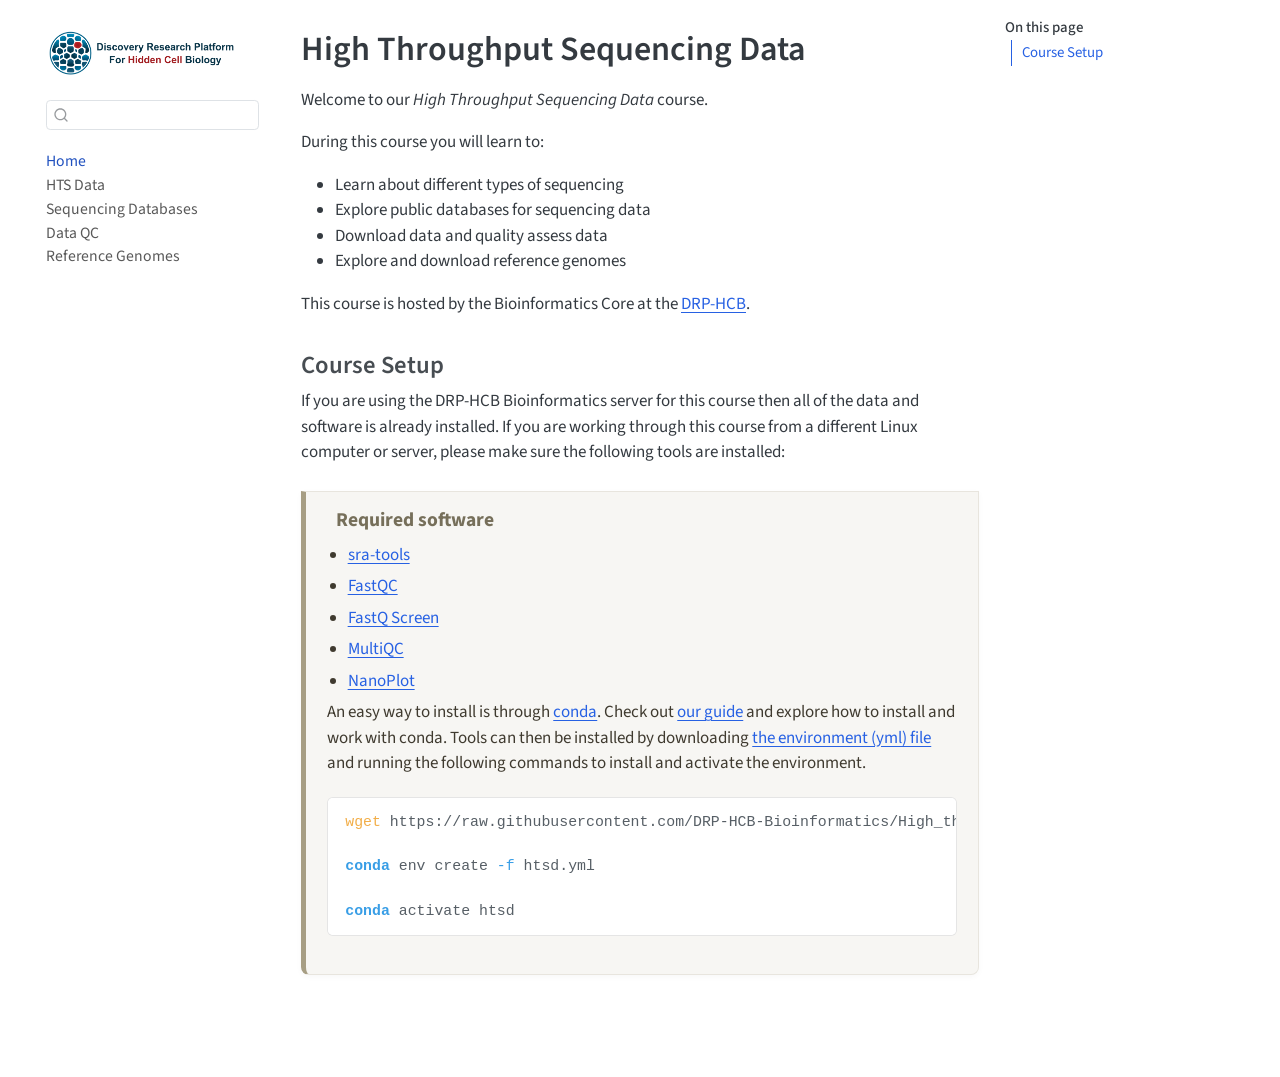
<file: docs/index.html>
<!DOCTYPE html>
<html xmlns="http://www.w3.org/1999/xhtml" lang="en" xml:lang="en"><head>

<meta charset="utf-8">
<meta name="generator" content="quarto-1.9.37">

<meta name="viewport" content="width=device-width, initial-scale=1.0, user-scalable=yes">


<title>High Throughput Sequencing Data</title>
<style>
/* Default styles provided by pandoc.
** See https://pandoc.org/MANUAL.html#variables-for-html for config info.
*/
code{white-space: pre-wrap;}
span.smallcaps{font-variant: small-caps;}
div.columns{display: flex; gap: min(4vw, 1.5em);}
div.column{flex: auto; overflow-x: auto;}
div.hanging-indent{margin-left: 1.5em; text-indent: -1.5em;}
ul.task-list{list-style: none;}
ul.task-list li input[type="checkbox"] {
  width: 0.8em;
  margin: 0 0.8em 0.2em -1em; /* quarto-specific, see https://github.com/quarto-dev/quarto-cli/issues/4556 */ 
  vertical-align: middle;
}
/* CSS for syntax highlighting */
html { -webkit-text-size-adjust: 100%; }
pre > code.sourceCode { white-space: pre; position: relative; }
pre > code.sourceCode > span { display: inline-block; line-height: 1.25; }
pre > code.sourceCode > span:empty { height: 1.2em; }
.sourceCode { overflow: visible; }
code.sourceCode > span { color: inherit; text-decoration: inherit; }
div.sourceCode { margin: 1em 0; }
pre.sourceCode { margin: 0; }
@media screen {
div.sourceCode { overflow: auto; }
}
@media print {
pre > code.sourceCode { white-space: pre-wrap; }
pre > code.sourceCode > span { text-indent: -5em; padding-left: 5em; }
}
pre.numberSource code
  { counter-reset: source-line 0; }
pre.numberSource code > span
  { position: relative; left: -4em; counter-increment: source-line; }
pre.numberSource code > span > a:first-child::before
  { content: counter(source-line);
    position: relative; left: -1em; text-align: right; vertical-align: baseline;
    border: none; display: inline-block;
    -webkit-touch-callout: none; -webkit-user-select: none;
    -khtml-user-select: none; -moz-user-select: none;
    -ms-user-select: none; user-select: none;
    padding: 0 4px; width: 4em;
  }
pre.numberSource { margin-left: 3em;  padding-left: 4px; }
div.sourceCode
  {   }
@media screen {
pre > code.sourceCode > span > a:first-child::before { text-decoration: underline; }
}
</style>


<script src="site_libs/quarto-nav/quarto-nav.js"></script>
<script src="site_libs/quarto-nav/headroom.min.js"></script>
<script src="site_libs/clipboard/clipboard.min.js"></script>
<script src="site_libs/quarto-search/autocomplete.umd.js"></script>
<script src="site_libs/quarto-search/fuse.min.js"></script>
<script src="site_libs/quarto-search/quarto-search.js"></script>
<meta name="quarto:offset" content="./">
<link href="./images/DRP_banner_transparent2.png" rel="icon" type="image/png">
<script src="site_libs/quarto-html/quarto.js" type="module"></script>
<script src="site_libs/quarto-html/tabsets/tabsets.js" type="module"></script>
<script src="site_libs/quarto-html/popper.min.js"></script>
<script src="site_libs/quarto-html/tippy.umd.min.js"></script>
<script src="site_libs/quarto-html/anchor.min.js"></script>
<link href="site_libs/quarto-html/tippy.css" rel="stylesheet">
<link href="site_libs/quarto-html/quarto-syntax-highlighting-2b91fda96fc4217d309e4768f8eb8023.css" rel="stylesheet" class="quarto-color-scheme" id="quarto-text-highlighting-styles">
<link href="site_libs/quarto-html/quarto-syntax-highlighting-dark-b00097fbe245c0658e8e1284714b1aa3.css" rel="stylesheet" class="quarto-color-scheme quarto-color-alternate" id="quarto-text-highlighting-styles">
<link href="site_libs/quarto-html/quarto-syntax-highlighting-2b91fda96fc4217d309e4768f8eb8023.css" rel="stylesheet" class="quarto-color-scheme-extra" id="quarto-text-highlighting-styles">
<script src="site_libs/bootstrap/bootstrap.min.js"></script>
<link href="site_libs/bootstrap/bootstrap-icons.css" rel="stylesheet">
<link href="site_libs/bootstrap/bootstrap-91395b8b7253de3c6d7cc4b17dd32cce.min.css" rel="stylesheet" append-hash="true" class="quarto-color-scheme" id="quarto-bootstrap" data-mode="light">
<link href="site_libs/bootstrap/bootstrap-dark-91395b8b7253de3c6d7cc4b17dd32cce.min.css" rel="stylesheet" append-hash="true" class="quarto-color-scheme quarto-color-alternate" id="quarto-bootstrap" data-mode="light">
<link href="site_libs/bootstrap/bootstrap-91395b8b7253de3c6d7cc4b17dd32cce.min.css" rel="stylesheet" append-hash="true" class="quarto-color-scheme-extra" id="quarto-bootstrap" data-mode="light">
<script id="quarto-search-options" type="application/json">{
  "location": "sidebar",
  "copy-button": false,
  "collapse-after": 3,
  "panel-placement": "start",
  "type": "textbox",
  "limit": 50,
  "keyboard-shortcut": [
    "f",
    "/",
    "s"
  ],
  "show-item-context": false,
  "language": {
    "search-no-results-text": "No results",
    "search-matching-documents-text": "matching documents",
    "search-copy-link-title": "Copy link to search",
    "search-hide-matches-text": "Hide additional matches",
    "search-more-match-text": "more match in this document",
    "search-more-matches-text": "more matches in this document",
    "search-clear-button-title": "Clear",
    "search-text-placeholder": "",
    "search-detached-cancel-button-title": "Cancel",
    "search-submit-button-title": "Submit",
    "search-label": "Search"
  }
}</script>


<link rel="stylesheet" href="challengestyles.css">
</head>

<body class="nav-sidebar floating quarto-light">

<div id="quarto-search-results"></div>
  <header id="quarto-header" class="headroom fixed-top">
  <nav class="quarto-secondary-nav">
    <div class="container-fluid d-flex">
      <button type="button" class="quarto-btn-toggle btn" data-bs-toggle="collapse" role="button" data-bs-target=".quarto-sidebar-collapse-item" aria-controls="quarto-sidebar" aria-expanded="false" aria-label="Toggle sidebar navigation" onclick="if (window.quartoToggleHeadroom) { window.quartoToggleHeadroom(); }">
        <i class="bi bi-layout-text-sidebar-reverse"></i>
      </button>
        <nav class="quarto-page-breadcrumbs" aria-label="breadcrumb"><ol class="breadcrumb"><li class="breadcrumb-item"><a href="./index.html">Home</a></li></ol></nav>
        <a class="flex-grow-1" role="navigation" data-bs-toggle="collapse" data-bs-target=".quarto-sidebar-collapse-item" aria-controls="quarto-sidebar" aria-expanded="false" aria-label="Toggle sidebar navigation" onclick="if (window.quartoToggleHeadroom) { window.quartoToggleHeadroom(); }">      
        </a>
      <button type="button" class="btn quarto-search-button" aria-label="Search" onclick="window.quartoOpenSearch();">
        <i class="bi bi-search"></i>
      </button>
    </div>
  </nav>
</header>
<!-- content -->
<div id="quarto-content" class="quarto-container page-columns page-rows-contents page-layout-article">
<!-- sidebar -->
  <nav id="quarto-sidebar" class="sidebar collapse collapse-horizontal quarto-sidebar-collapse-item sidebar-navigation floating overflow-auto">
    <div class="pt-lg-2 mt-2 text-left sidebar-header">
      <a href="./index.html" class="sidebar-logo-link">
      <img src="./images/DRP_banner_transparent2.png" alt="" class="sidebar-logo light-content py-0 d-lg-inline d-none">
      <img src="./images/DRP_banner_transparent2.png" alt="" class="sidebar-logo dark-content py-0 d-lg-inline d-none">
      </a>
      </div>
        <div class="mt-2 flex-shrink-0 align-items-center">
        <div class="sidebar-search">
        <div id="quarto-search" class="" title="Search"></div>
        </div>
        </div>
    <div class="sidebar-menu-container"> 
    <ul class="list-unstyled mt-1">
        <li class="sidebar-item">
  <div class="sidebar-item-container"> 
  <a href="./index.html" class="sidebar-item-text sidebar-link active">
 <span class="menu-text">Home</span></a>
  </div>
</li>
        <li class="sidebar-item">
  <div class="sidebar-item-container"> 
  <a href="./01_Sequencing.html" class="sidebar-item-text sidebar-link">
 <span class="menu-text">HTS Data</span></a>
  </div>
</li>
        <li class="sidebar-item">
  <div class="sidebar-item-container"> 
  <a href="./02_PublicDatasets.html" class="sidebar-item-text sidebar-link">
 <span class="menu-text">Sequencing Databases</span></a>
  </div>
</li>
        <li class="sidebar-item">
  <div class="sidebar-item-container"> 
  <a href="./03_QC.html" class="sidebar-item-text sidebar-link">
 <span class="menu-text">Data QC</span></a>
  </div>
</li>
        <li class="sidebar-item">
  <div class="sidebar-item-container"> 
  <a href="./04_ReferenceGenomes.html" class="sidebar-item-text sidebar-link">
 <span class="menu-text">Reference Genomes</span></a>
  </div>
</li>
    </ul>
    </div>
</nav>
<div id="quarto-sidebar-glass" class="quarto-sidebar-collapse-item" data-bs-toggle="collapse" data-bs-target=".quarto-sidebar-collapse-item"></div>
<!-- margin-sidebar -->
    <div id="quarto-margin-sidebar" class="sidebar margin-sidebar">
        <nav id="TOC" role="doc-toc" class="toc-active">
    <h2 id="toc-title">On this page</h2>
   
  <ul>
  <li><a href="#course-setup" id="toc-course-setup" class="nav-link active" data-scroll-target="#course-setup">Course Setup</a></li>
  </ul>
</nav>
    </div>
<!-- main -->
<main class="content" id="quarto-document-content">

<header id="title-block-header" class="quarto-title-block default">
<div class="quarto-title">
<h1 class="title">High Throughput Sequencing Data</h1>
</div>



<div class="quarto-title-meta">

    
  
    
  </div>
  


</header>


<p>Welcome to our <em>High Throughput Sequencing Data</em> course.</p>
<p>During this course you will learn to:</p>
<ul>
<li>Learn about different types of sequencing</li>
<li>Explore public databases for sequencing data</li>
<li>Download data and quality assess data</li>
<li>Explore and download reference genomes</li>
</ul>
<p>This course is hosted by the Bioinformatics Core at the <a href="https://biology.ed.ac.uk/drp">DRP-HCB</a>.</p>
<section id="course-setup" class="level3">
<h3 class="anchored">Course Setup</h3>
<p>If you are using the DRP-HCB Bioinformatics server for this course then all of the data and software is already installed. If you are working through this course from a different Linux computer or server, please make sure the following tools are installed:</p>
<div class="resources">
<h2 class="anchored" data-anchor-id="course-setup">
<i class="fas fa-save"></i> Required software
</h2>
<ul>
<li><a href="https://github.com/ncbi/sra-tools">sra-tools</a></li>
<li><a href="https://www.bioinformatics.babraham.ac.uk/projects/fastqc/">FastQC</a></li>
<li><a href="https://www.bioinformatics.babraham.ac.uk/projects/fastq_screen/">FastQ Screen</a></li>
<li><a href="https://github.com/multiqc/multiqc">MultiQC</a></li>
<li><a href="https://github.com/wdecoster/nanoplot">NanoPlot</a></li>
</ul>
<p>An easy way to install is through <a href="https://continuumio-docs.readthedocs-hosted.com/miniconda/">conda</a>. Check out <a href="https://drp-hcb-bioinformatics.github.io/DRP-HCB-Bioinformatics/software.html">our guide</a> and explore how to install and work with conda. Tools can then be installed by downloading <a href="https://raw.githubusercontent.com/DRP-HCB-Bioinformatics/High_throughput_sequencing_data/refs/heads/main/env/htsd.yml">the environment (yml) file</a> and running the following commands to install and activate the environment.</p>
<div class="code-copy-outer-scaffold"><div class="sourceCode" id="cb1"><pre class="sourceCode bash code-with-copy"><code class="sourceCode bash"><span id="cb1-1"><a href="#cb1-1" aria-hidden="true" tabindex="-1"></a><span class="fu">wget</span> https://raw.githubusercontent.com/DRP-HCB-Bioinformatics/High_throughput_sequencing_data/refs/heads/main/env/htsd.yml</span>
<span id="cb1-2"><a href="#cb1-2" aria-hidden="true" tabindex="-1"></a></span>
<span id="cb1-3"><a href="#cb1-3" aria-hidden="true" tabindex="-1"></a><span class="ex">conda</span> env create <span class="at">-f</span> htsd.yml</span>
<span id="cb1-4"><a href="#cb1-4" aria-hidden="true" tabindex="-1"></a></span>
<span id="cb1-5"><a href="#cb1-5" aria-hidden="true" tabindex="-1"></a><span class="ex">conda</span> activate htsd</span></code></pre></div><button title="Copy to Clipboard" class="code-copy-button"><i class="bi"></i></button></div>


</div>
</section>

</main> <!-- /main -->
<script id="quarto-html-after-body" type="application/javascript">
  window.document.addEventListener("DOMContentLoaded", function (event) {
    const icon = "";
    const anchorJS = new window.AnchorJS();
    anchorJS.options = {
      placement: 'right',
      icon: icon
    };
    anchorJS.add('.anchored');
    const isCodeAnnotation = (el) => {
      for (const clz of el.classList) {
        if (clz.startsWith('code-annotation-')) {                     
          return true;
        }
      }
      return false;
    }
    const onCopySuccess = function(e) {
      // button target
      const button = e.trigger;
      // don't keep focus
      button.blur();
      // flash "checked"
      button.classList.add('code-copy-button-checked');
      var currentTitle = button.getAttribute("title");
      button.setAttribute("title", "Copied!");
      let tooltip;
      if (window.bootstrap) {
        button.setAttribute("data-bs-toggle", "tooltip");
        button.setAttribute("data-bs-placement", "left");
        button.setAttribute("data-bs-title", "Copied!");
        tooltip = new bootstrap.Tooltip(button, 
          { trigger: "manual", 
            customClass: "code-copy-button-tooltip",
            offset: [0, -8]});
        tooltip.show();    
      }
      setTimeout(function() {
        if (tooltip) {
          tooltip.hide();
          button.removeAttribute("data-bs-title");
          button.removeAttribute("data-bs-toggle");
          button.removeAttribute("data-bs-placement");
        }
        button.setAttribute("title", currentTitle);
        button.classList.remove('code-copy-button-checked');
      }, 1000);
      // clear code selection
      e.clearSelection();
    }
    const getTextToCopy = function(trigger) {
      const outerScaffold = trigger.parentElement.cloneNode(true);
      const codeEl = outerScaffold.querySelector('code');
      for (const childEl of codeEl.children) {
        if (isCodeAnnotation(childEl)) {
          childEl.remove();
        }
      }
      return codeEl.innerText;
    }
    const clipboard = new window.ClipboardJS('.code-copy-button:not([data-in-quarto-modal])', {
      text: getTextToCopy
    });
    clipboard.on('success', onCopySuccess);
    if (window.document.getElementById('quarto-embedded-source-code-modal')) {
      const clipboardModal = new window.ClipboardJS('.code-copy-button[data-in-quarto-modal]', {
        text: getTextToCopy,
        container: window.document.getElementById('quarto-embedded-source-code-modal')
      });
      clipboardModal.on('success', onCopySuccess);
    }
      var localhostRegex = new RegExp(/^(?:http|https):\/\/localhost\:?[0-9]*\//);
      var mailtoRegex = new RegExp(/^mailto:/);
        var filterRegex = new RegExp('/' + window.location.host + '/');
      var isInternal = (href) => {
          return filterRegex.test(href) || localhostRegex.test(href) || mailtoRegex.test(href);
      }
      // Inspect non-navigation links and adorn them if external
     var links = window.document.querySelectorAll('a[href]:not(.nav-link):not(.navbar-brand):not(.toc-action):not(.sidebar-link):not(.sidebar-item-toggle):not(.pagination-link):not(.no-external):not([aria-hidden]):not(.dropdown-item):not(.quarto-navigation-tool):not(.about-link)');
      for (var i=0; i<links.length; i++) {
        const link = links[i];
        if (!isInternal(link.href)) {
          // undo the damage that might have been done by quarto-nav.js in the case of
          // links that we want to consider external
          if (link.dataset.originalHref !== undefined) {
            link.href = link.dataset.originalHref;
          }
            // target, if specified
            link.setAttribute("target", "_blank");
            if (link.getAttribute("rel") === null) {
              link.setAttribute("rel", "noopener");
            }
        }
      }
    function tippyHover(el, contentFn, onTriggerFn, onUntriggerFn) {
      const config = {
        allowHTML: true,
        maxWidth: 500,
        delay: 100,
        arrow: false,
        appendTo: function(el) {
            return el.parentElement;
        },
        interactive: true,
        interactiveBorder: 10,
        theme: 'quarto',
        placement: 'bottom-start',
      };
      if (contentFn) {
        config.content = contentFn;
      }
      if (onTriggerFn) {
        config.onTrigger = onTriggerFn;
      }
      if (onUntriggerFn) {
        config.onUntrigger = onUntriggerFn;
      }
      window.tippy(el, config); 
    }
    const noterefs = window.document.querySelectorAll('a[role="doc-noteref"]');
    for (var i=0; i<noterefs.length; i++) {
      const ref = noterefs[i];
      tippyHover(ref, function() {
        // use id or data attribute instead here
        let href = ref.getAttribute('data-footnote-href') || ref.getAttribute('href');
        try { href = new URL(href).hash; } catch {}
        const id = href.replace(/^#\/?/, "");
        const note = window.document.getElementById(id);
        if (note) {
          return note.innerHTML;
        } else {
          return "";
        }
      });
    }
    const xrefs = window.document.querySelectorAll('a.quarto-xref');
    const processXRef = (id, note) => {
      // Strip column container classes
      const stripColumnClz = (el) => {
        el.classList.remove("page-full", "page-columns");
        if (el.children) {
          for (const child of el.children) {
            stripColumnClz(child);
          }
        }
      }
      stripColumnClz(note)
      if (id === null || id.startsWith('sec-')) {
        // Special case sections, only their first couple elements
        const container = document.createElement("div");
        if (note.children && note.children.length > 2) {
          container.appendChild(note.children[0].cloneNode(true));
          for (let i = 1; i < note.children.length; i++) {
            const child = note.children[i];
            if (child.tagName === "P" && child.innerText === "") {
              continue;
            } else {
              container.appendChild(child.cloneNode(true));
              break;
            }
          }
          if (window.Quarto?.typesetMath) {
            window.Quarto.typesetMath(container);
          }
          return container.innerHTML
        } else {
          if (window.Quarto?.typesetMath) {
            window.Quarto.typesetMath(note);
          }
          return note.innerHTML;
        }
      } else {
        // Remove any anchor links if they are present
        const anchorLink = note.querySelector('a.anchorjs-link');
        if (anchorLink) {
          anchorLink.remove();
        }
        if (window.Quarto?.typesetMath) {
          window.Quarto.typesetMath(note);
        }
        if (note.classList.contains("callout")) {
          return note.outerHTML;
        } else {
          return note.innerHTML;
        }
      }
    }
    for (var i=0; i<xrefs.length; i++) {
      const xref = xrefs[i];
      tippyHover(xref, undefined, function(instance) {
        instance.disable();
        let url = xref.getAttribute('href');
        let hash = undefined; 
        if (url.startsWith('#')) {
          hash = url;
        } else {
          try { hash = new URL(url).hash; } catch {}
        }
        if (hash) {
          const id = hash.replace(/^#\/?/, "");
          const note = window.document.getElementById(id);
          if (note !== null) {
            try {
              const html = processXRef(id, note.cloneNode(true));
              instance.setContent(html);
            } finally {
              instance.enable();
              instance.show();
            }
          } else {
            // See if we can fetch this
            fetch(url.split('#')[0])
            .then(res => res.text())
            .then(html => {
              const parser = new DOMParser();
              const htmlDoc = parser.parseFromString(html, "text/html");
              const note = htmlDoc.getElementById(id);
              if (note !== null) {
                const html = processXRef(id, note);
                instance.setContent(html);
              } 
            }).finally(() => {
              instance.enable();
              instance.show();
            });
          }
        } else {
          // See if we can fetch a full url (with no hash to target)
          // This is a special case and we should probably do some content thinning / targeting
          fetch(url)
          .then(res => res.text())
          .then(html => {
            const parser = new DOMParser();
            const htmlDoc = parser.parseFromString(html, "text/html");
            const note = htmlDoc.querySelector('main.content');
            if (note !== null) {
              // This should only happen for chapter cross references
              // (since there is no id in the URL)
              // remove the first header
              if (note.children.length > 0 && note.children[0].tagName === "HEADER") {
                note.children[0].remove();
              }
              const html = processXRef(null, note);
              instance.setContent(html);
            } 
          }).finally(() => {
            instance.enable();
            instance.show();
          });
        }
      }, function(instance) {
      });
    }
        let selectedAnnoteEl;
        const selectorForAnnotation = ( cell, annotation) => {
          let cellAttr = 'data-code-cell="' + cell + '"';
          let lineAttr = 'data-code-annotation="' +  annotation + '"';
          const selector = 'span[' + cellAttr + '][' + lineAttr + ']';
          return selector;
        }
        const selectCodeLines = (annoteEl) => {
          const doc = window.document;
          const targetCell = annoteEl.getAttribute("data-target-cell");
          const targetAnnotation = annoteEl.getAttribute("data-target-annotation");
          const annoteSpan = window.document.querySelector(selectorForAnnotation(targetCell, targetAnnotation));
          const lines = annoteSpan.getAttribute("data-code-lines").split(",");
          const lineIds = lines.map((line) => {
            return targetCell + "-" + line;
          })
          let top = null;
          let height = null;
          let parent = null;
          if (lineIds.length > 0) {
              //compute the position of the single el (top and bottom and make a div)
              const el = window.document.getElementById(lineIds[0]);
              top = el.offsetTop;
              height = el.offsetHeight;
              parent = el.parentElement.parentElement;
            if (lineIds.length > 1) {
              const lastEl = window.document.getElementById(lineIds[lineIds.length - 1]);
              const bottom = lastEl.offsetTop + lastEl.offsetHeight;
              height = bottom - top;
            }
            if (top !== null && height !== null && parent !== null) {
              // cook up a div (if necessary) and position it 
              let div = window.document.getElementById("code-annotation-line-highlight");
              if (div === null) {
                div = window.document.createElement("div");
                div.setAttribute("id", "code-annotation-line-highlight");
                div.style.position = 'absolute';
                parent.appendChild(div);
              }
              div.style.top = top - 2 + "px";
              div.style.height = height + 4 + "px";
              div.style.left = 0;
              let gutterDiv = window.document.getElementById("code-annotation-line-highlight-gutter");
              if (gutterDiv === null) {
                gutterDiv = window.document.createElement("div");
                gutterDiv.setAttribute("id", "code-annotation-line-highlight-gutter");
                gutterDiv.style.position = 'absolute';
                const codeCell = window.document.getElementById(targetCell);
                const gutter = codeCell.querySelector('.code-annotation-gutter');
                gutter.appendChild(gutterDiv);
              }
              gutterDiv.style.top = top - 2 + "px";
              gutterDiv.style.height = height + 4 + "px";
            }
            selectedAnnoteEl = annoteEl;
          }
        };
        const unselectCodeLines = () => {
          const elementsIds = ["code-annotation-line-highlight", "code-annotation-line-highlight-gutter"];
          elementsIds.forEach((elId) => {
            const div = window.document.getElementById(elId);
            if (div) {
              div.remove();
            }
          });
          selectedAnnoteEl = undefined;
        };
          // Handle positioning of the toggle
      window.addEventListener(
        "resize",
        throttle(() => {
          elRect = undefined;
          if (selectedAnnoteEl) {
            selectCodeLines(selectedAnnoteEl);
          }
        }, 10)
      );
      function throttle(fn, ms) {
      let throttle = false;
      let timer;
        return (...args) => {
          if(!throttle) { // first call gets through
              fn.apply(this, args);
              throttle = true;
          } else { // all the others get throttled
              if(timer) clearTimeout(timer); // cancel #2
              timer = setTimeout(() => {
                fn.apply(this, args);
                timer = throttle = false;
              }, ms);
          }
        };
      }
        // Attach click handler to the DT
        const annoteDls = window.document.querySelectorAll('dt[data-target-cell]');
        for (const annoteDlNode of annoteDls) {
          annoteDlNode.addEventListener('click', (event) => {
            const clickedEl = event.target;
            if (clickedEl !== selectedAnnoteEl) {
              unselectCodeLines();
              const activeEl = window.document.querySelector('dt[data-target-cell].code-annotation-active');
              if (activeEl) {
                activeEl.classList.remove('code-annotation-active');
              }
              selectCodeLines(clickedEl);
              clickedEl.classList.add('code-annotation-active');
            } else {
              // Unselect the line
              unselectCodeLines();
              clickedEl.classList.remove('code-annotation-active');
            }
          });
        }
    const findCites = (el) => {
      const parentEl = el.parentElement;
      if (parentEl) {
        const cites = parentEl.dataset.cites;
        if (cites) {
          return {
            el,
            cites: cites.split(' ')
          };
        } else {
          return findCites(el.parentElement)
        }
      } else {
        return undefined;
      }
    };
    var bibliorefs = window.document.querySelectorAll('a[role="doc-biblioref"]');
    for (var i=0; i<bibliorefs.length; i++) {
      const ref = bibliorefs[i];
      const citeInfo = findCites(ref);
      if (citeInfo) {
        tippyHover(citeInfo.el, function() {
          var popup = window.document.createElement('div');
          citeInfo.cites.forEach(function(cite) {
            var citeDiv = window.document.createElement('div');
            citeDiv.classList.add('hanging-indent');
            citeDiv.classList.add('csl-entry');
            var biblioDiv = window.document.getElementById('ref-' + cite);
            if (biblioDiv) {
              citeDiv.innerHTML = biblioDiv.innerHTML;
            }
            popup.appendChild(citeDiv);
          });
          return popup.innerHTML;
        });
      }
    }
  });
  </script>
</div> <!-- /content -->




</body></html>
</file>
<file: docs/site_libs/quarto-html/tippy.css>
.tippy-box[data-animation=fade][data-state=hidden]{opacity:0}[data-tippy-root]{max-width:calc(100vw - 10px)}.tippy-box{position:relative;background-color:#333;color:#fff;border-radius:4px;font-size:14px;line-height:1.4;white-space:normal;outline:0;transition-property:transform,visibility,opacity}.tippy-box[data-placement^=top]>.tippy-arrow{bottom:0}.tippy-box[data-placement^=top]>.tippy-arrow:before{bottom:-7px;left:0;border-width:8px 8px 0;border-top-color:initial;transform-origin:center top}.tippy-box[data-placement^=bottom]>.tippy-arrow{top:0}.tippy-box[data-placement^=bottom]>.tippy-arrow:before{top:-7px;left:0;border-width:0 8px 8px;border-bottom-color:initial;transform-origin:center bottom}.tippy-box[data-placement^=left]>.tippy-arrow{right:0}.tippy-box[data-placement^=left]>.tippy-arrow:before{border-width:8px 0 8px 8px;border-left-color:initial;right:-7px;transform-origin:center left}.tippy-box[data-placement^=right]>.tippy-arrow{left:0}.tippy-box[data-placement^=right]>.tippy-arrow:before{left:-7px;border-width:8px 8px 8px 0;border-right-color:initial;transform-origin:center right}.tippy-box[data-inertia][data-state=visible]{transition-timing-function:cubic-bezier(.54,1.5,.38,1.11)}.tippy-arrow{width:16px;height:16px;color:#333}.tippy-arrow:before{content:"";position:absolute;border-color:transparent;border-style:solid}.tippy-content{position:relative;padding:5px 9px;z-index:1}
</file>
<file: docs/site_libs/quarto-html/quarto-syntax-highlighting-2b91fda96fc4217d309e4768f8eb8023.css>
/* quarto syntax highlight colors */
:root {
  --quarto-hl-al-color: #f51818;
  --quarto-hl-an-color: #e6ba7e;
  --quarto-hl-at-color: #399ee6;
  --quarto-hl-bn-color: #ff9940;
  --quarto-hl-bu-color: #4cbf99;
  --quarto-hl-ch-color: #4cbf99;
  --quarto-hl-co-color: #607880;
  --quarto-hl-cv-color: #a37acc;
  --quarto-hl-cn-color: #a37acc;
  --quarto-hl-cf-color: #fa8d3e;
  --quarto-hl-dt-color: #fa8d3e;
  --quarto-hl-dv-color: #ff9940;
  --quarto-hl-do-color: #607880;
  --quarto-hl-er-color: #f51818;
  --quarto-hl-ex-color: #399ee6;
  --quarto-hl-fl-color: #ff9940;
  --quarto-hl-fu-color: #f2ae49;
  --quarto-hl-im-color: #86b300;
  --quarto-hl-in-color: #ff9940;
  --quarto-hl-kw-color: #fa8d3e;
  --quarto-hl-op-color: #ed9366;
  --quarto-hl-pp-color: #f07171;
  --quarto-hl-re-color: #399ee6;
  --quarto-hl-sc-color: #4cbf99;
  --quarto-hl-ss-color: #4cbf99;
  --quarto-hl-st-color: #86b300;
  --quarto-hl-va-color: #55b4d4;
  --quarto-hl-vs-color: #86b300;
  --quarto-hl-wa-color: #f07171;
}

/* other quarto variables */
:root {
  --quarto-font-monospace: SFMono-Regular, Menlo, Monaco, Consolas, "Liberation Mono", "Courier New", monospace;
}

/* syntax highlight based on Pandoc's rules */
pre > code.sourceCode > span {
  color: #575f66;
}

code.sourceCode > span {
  color: #575f66;
}

div.sourceCode,
div.sourceCode pre.sourceCode {
  color: #575f66;
}

/* Normal */
code span {
  color: #575f66;
}

/* Alert */
code span.al {
  background-color: #faefef;
  font-weight: bold;
  color: #f51818;
}

/* Annotation */
code span.an {
  color: #e6ba7e;
}

/* Attribute */
code span.at {
  color: #399ee6;
}

/* BaseN */
code span.bn {
  color: #ff9940;
}

/* BuiltIn */
code span.bu {
  color: #4cbf99;
}

/* ControlFlow */
code span.cf {
  font-weight: bold;
  color: #fa8d3e;
}

/* Char */
code span.ch {
  color: #4cbf99;
}

/* Constant */
code span.cn {
  color: #a37acc;
}

/* Comment */
code span.co {
  font-style: italic;
  color: #607880;
}

/* CommentVar */
code span.cv {
  color: #a37acc;
}

/* Documentation */
code span.do {
  color: #607880;
}

/* DataType */
code span.dt {
  color: #fa8d3e;
}

/* DecVal */
code span.dv {
  color: #ff9940;
}

/* Error */
code span.er {
  color: #f51818;
  text-decoration: underline;
}

/* Extension */
code span.ex {
  font-weight: bold;
  color: #399ee6;
}

/* Float */
code span.fl {
  color: #ff9940;
}

/* Function */
code span.fu {
  color: #f2ae49;
}

/* Import */
code span.im {
  color: #86b300;
}

/* Information */
code span.in {
  color: #ff9940;
}

/* Keyword */
code span.kw {
  font-weight: bold;
  color: #fa8d3e;
}

/* Operator */
code span.op {
  color: #ed9366;
}

/* Preprocessor */
code span.pp {
  color: #f07171;
}

/* RegionMarker */
code span.re {
  background-color: #ddecf3;
  color: #399ee6;
}

/* SpecialChar */
code span.sc {
  color: #4cbf99;
}

/* SpecialString */
code span.ss {
  color: #4cbf99;
}

/* String */
code span.st {
  color: #86b300;
}

/* Variable */
code span.va {
  color: #55b4d4;
}

/* VerbatimString */
code span.vs {
  color: #86b300;
}

/* Warning */
code span.wa {
  color: #f07171;
}

.prevent-inlining {
  content: "</";
}

/*# sourceMappingURL=5568d36bc88217336ef30145dea98870.css.map */
</file>
<file: docs/site_libs/quarto-html/quarto-syntax-highlighting-dark-b00097fbe245c0658e8e1284714b1aa3.css>
/* quarto syntax highlight colors */
:root {
  --quarto-hl-al-color: #ff3333;
  --quarto-hl-an-color: #e6b673;
  --quarto-hl-at-color: #59c2ff;
  --quarto-hl-bn-color: #e6b450;
  --quarto-hl-bu-color: #95e6cb;
  --quarto-hl-ch-color: #95e6cb;
  --quarto-hl-co-color: #626a73;
  --quarto-hl-cv-color: #ffee99;
  --quarto-hl-cn-color: #ffee99;
  --quarto-hl-cf-color: #ff8f40;
  --quarto-hl-dt-color: #ff8f40;
  --quarto-hl-dv-color: #e6b450;
  --quarto-hl-do-color: #626a73;
  --quarto-hl-er-color: #ff3333;
  --quarto-hl-ex-color: #59c2ff;
  --quarto-hl-fl-color: #e6b450;
  --quarto-hl-fu-color: #ffb454;
  --quarto-hl-im-color: #c2d94c;
  --quarto-hl-in-color: #e6b450;
  --quarto-hl-kw-color: #ff8f40;
  --quarto-hl-op-color: #f29668;
  --quarto-hl-pp-color: #f07178;
  --quarto-hl-re-color: #59c2ff;
  --quarto-hl-sc-color: #95e6cb;
  --quarto-hl-ss-color: #95e6cb;
  --quarto-hl-st-color: #c2d94c;
  --quarto-hl-va-color: #39bae6;
  --quarto-hl-vs-color: #c2d94c;
  --quarto-hl-wa-color: #f07178;
}

/* other quarto variables */
:root {
  --quarto-font-monospace: SFMono-Regular, Menlo, Monaco, Consolas, "Liberation Mono", "Courier New", monospace;
}

/* syntax highlight based on Pandoc's rules */
pre > code.sourceCode > span {
  color: #b3b1ad;
}

code.sourceCode > span {
  color: #b3b1ad;
}

div.sourceCode,
div.sourceCode pre.sourceCode {
  color: #b3b1ad;
}

/* Normal */
code span {
  color: #b3b1ad;
}

/* Alert */
code span.al {
  background-color: #2a0f15;
  font-weight: bold;
  color: #ff3333;
}

/* Annotation */
code span.an {
  color: #e6b673;
}

/* Attribute */
code span.at {
  color: #59c2ff;
}

/* BaseN */
code span.bn {
  color: #e6b450;
}

/* BuiltIn */
code span.bu {
  color: #95e6cb;
}

/* ControlFlow */
code span.cf {
  font-weight: bold;
  color: #ff8f40;
}

/* Char */
code span.ch {
  color: #95e6cb;
}

/* Constant */
code span.cn {
  color: #ffee99;
}

/* Comment */
code span.co {
  font-style: italic;
  color: #626a73;
}

/* CommentVar */
code span.cv {
  color: #ffee99;
}

/* Documentation */
code span.do {
  color: #626a73;
}

/* DataType */
code span.dt {
  color: #ff8f40;
}

/* DecVal */
code span.dv {
  color: #e6b450;
}

/* Error */
code span.er {
  color: #ff3333;
  text-decoration: underline;
}

/* Extension */
code span.ex {
  font-weight: bold;
  color: #59c2ff;
}

/* Float */
code span.fl {
  color: #e6b450;
}

/* Function */
code span.fu {
  color: #ffb454;
}

/* Import */
code span.im {
  color: #c2d94c;
}

/* Information */
code span.in {
  color: #e6b450;
}

/* Keyword */
code span.kw {
  font-weight: bold;
  color: #ff8f40;
}

/* Operator */
code span.op {
  color: #f29668;
}

/* Preprocessor */
code span.pp {
  color: #f07178;
}

/* RegionMarker */
code span.re {
  background-color: #173649;
  color: #59c2ff;
}

/* SpecialChar */
code span.sc {
  color: #95e6cb;
}

/* SpecialString */
code span.ss {
  color: #95e6cb;
}

/* String */
code span.st {
  color: #c2d94c;
}

/* Variable */
code span.va {
  color: #39bae6;
}

/* VerbatimString */
code span.vs {
  color: #c2d94c;
}

/* Warning */
code span.wa {
  color: #f07178;
}

.prevent-inlining {
  content: "</";
}

/*# sourceMappingURL=9f6dbc471fbfdae4e4704ae560081235.css.map */
</file>
<file: docs/challengestyles.css>
/* css styles */

.blue pre {
  background: #C3D8EA;
}

.white {
  background: white;
}

.center {
  text-align: center;
}/* css styles */

.box{
  background:#f0f7fa;
  border-left:4px solid #4699C3;
  padding: 0.1rem 1rem 0.1rem 1rem;
  margin:1rem 0;
  border-radius:4px
}

/* ==========================================================================
   Base Callout Box Layout & Typography
   ========================================================================== */

.key-points,
.objectives,
.discussion,
.resources,
.challenge,
.exercise {
  padding: 1rem 1.25rem;
  margin: 1.5rem 0;
  box-shadow: 0 2px 6px rgba(0, 0, 0, 0.03);
  overflow: hidden; /* Clips header banner corners to box border-radius */
}

/* Base Header Styling for non-banner headers */
.key-points h2, .objectives h2, .discussion h2, .resources h2,
.key-points h3, .objectives h3, .discussion h3, .resources h3,
.solution h2, .solution h3 {
  font-size: 1.15rem;
  font-weight: 700;
  margin: 0 0 0.6rem 0;
  padding: 0;
  border: none; /* Clears default Quarto h2 bottom border */
  display: flex;
  align-items: center;
  gap: 0.5rem;
  background: transparent;
}

/* Paragraph & List Spacing Rules */
.key-points p, .objectives p, .discussion p, .resources p, .challenge p, .exercise p {
  margin: 0 0 0.6rem 0;
}

.key-points ul, .objectives ul, .discussion ul, .resources ul, .challenge ul, .exercise ul {
  margin: 0;
  padding-left: 1.2rem;
}

.key-points li, .objectives li, .discussion li, .resources li, .challenge li, .exercise li {
  margin-bottom: 0.35rem;
  line-height: 1.5;
}

/* ==========================================================================
   Inline Code & Code Block Fixes
   ========================================================================== */

/* Universal Inline Code Style */
.key-points :not(pre) > code,
.objectives :not(pre) > code,
.discussion :not(pre) > code,
.resources :not(pre) > code,
.challenge :not(pre) > code,
.exercise :not(pre) > code,
.solution :not(pre) > code {
  padding: 0.15em 0.35em;
  border-radius: 4px;
  font-size: 0.88em;
  background: rgba(0, 0, 0, 0.06);
  color: inherit;
}

/* Quarto Code Block Container Fix (prevents double boxes) */
.key-points div.sourceCode,
.objectives div.sourceCode,
.discussion div.sourceCode,
.resources div.sourceCode,
.challenge div.sourceCode,
.exercise div.sourceCode,
.solution div.sourceCode {
  margin: 0.6rem 0;
  background: transparent;
  border: none;
  padding: 0;
}

.key-points pre,
.objectives pre,
.discussion pre,
.resources pre,
.challenge pre,
.exercise pre,
.solution pre {
  margin: 0.6rem 0;
  padding: 0.75rem 1rem;
  border-radius: 6px;
  background: #ffffff;
  color: #212529;
  border: 1px solid rgba(0, 0, 0, 0.1);
  overflow-x: auto;
}

/* Strips inner background/border applied to code tags inside pre blocks */
.key-points pre code,
.objectives pre code,
.discussion pre code,
.resources pre code,
.challenge pre code,
.exercise pre code,
.solution pre code {
  background: transparent !important;
  color: inherit !important;
  padding: 0 !important;
  border: none !important;
  border-radius: 0 !important;
  box-shadow: none !important;
}

/* ==========================================================================
   Side & Top Accent Box Variants
   ========================================================================== */

/* Key Points (Sage Green - Left Accent) */
.key-points {
  background: #f4f8f7;
  border-style: solid;
  border-width: 1px 1px 1px 5px;
  border-color: #dce8e5 #dce8e5 #dce8e5 #437a6e;
  border-radius: 0 8px 8px 0;
  color: #2f4540;
}
.key-points h2, .key-points h2 i { color: #437a6e; }

/* Objectives (Teal - Left Accent) */
.objectives {
  background: #f2f7f8;
  border-style: solid;
  border-width: 1px 1px 1px 5px;
  border-color: #dbe6e8 #dbe6e8 #dbe6e8 #5b9aa0;
  border-radius: 0 8px 8px 0;
  color: #243d40;
}
.objectives h2, .objectives h2 i { color: #3b6b70; }

/* Discussion (Terracotta - Left Accent) */
.discussion {
  background: #fbf1ef;
  border-style: solid;
  border-width: 1px 1px 1px 5px;
  border-color: #f2ded9 #f2ded9 #f2ded9 #c8553d ;
  border-radius: 0 8px 8px 0;
  color: #4a1e16;
}
.discussion h2, .discussion h2 i { color: #a43e28; }

/* Resources (Taupe - Left Accent) */
.resources {
  background: #f7f6f3;
  border-style: solid;
  border-width: 1px 1px 1px 5px;
  border-color: #e8e5de #e8e5de #e8e5de #a79e84;
  border-radius: 0 0 8px 8px;
  color: #3f3a2f;
}
.resources h2, .resources h2 i { color: #766f5a; }

/* ==========================================================================
   Header-Banner Box Variants (Direct Child Header Target Only)
   ========================================================================== */

/* Challenge (Filled Slate Blue Header) */
.challenge {
  background: #f3f4f7;
  border: 1px solid #dce0e9;
  border-radius: 8px;
  color: #242938;
}

.challenge > h2,
.challenge > h3 {
  background: #526084;
  color: #ffffff;
  margin: -1rem -1.25rem 0.8rem -1.25rem;
  padding: 0.65rem 1.25rem;
  font-size: 1.15rem;
  font-weight: 700;
  display: flex;
  align-items: center;
  gap: 0.5rem;
  border: none;
}

.challenge > h2 i,
.challenge > h3 i {
  color: #ffffff;
}

.exercise {
  background: #f2f5f7;
  border: 1px solid #d8e2e7;
  border-radius: 8px;
  color: #1e2d38;
}

.exercise > h2,
.exercise > h3 {
  background: #2f4858;
  color: #ffffff;
  margin: -1rem -1.25rem 0.8rem -1.25rem;
  padding: 0.65rem 1.25rem;
  font-size: 1.15rem;
  font-weight: 700;
  display: flex;
  align-items: center;
  gap: 0.5rem;
  border: none;
}

.exercise > h2 i,
.exercise > h3 i {
  color: #ffffff;
}

/* ==========================================================================
   Collapsible Solution Accordion
   ========================================================================== */

details {
  margin: 0.8rem 0;
  border-radius: 6px;
  border: 1px solid rgba(0, 0, 0, 0.12);
  background: #ffffff;
  color: #2d3748;
  overflow: hidden;
}

details > summary {
  padding: 0.6rem 0.9rem;
  font-weight: 600;
  font-size: 0.95rem;
  color: #2d3748;
  cursor: pointer;
  user-select: none;
  background: #f8f9fa;
  transition: background 0.15s ease;
}

details > summary:hover {
  background: #f1f3f5;
}

.solution {
  background: #ffffff;
  color: #2d3748;
  padding: 0.8rem 1rem;
  margin: 0;
  border-top: 1px dashed rgba(0, 0, 0, 0.12);
  border-radius: 0 0 6px 6px;
}

.solution h2, .solution h3 {
  color: #2d3748;
}

.solution p, .solution li {
  color: #2d3748;
}

.solution p:last-child,
.solution ul:last-child {
  margin-bottom: 0;
}
</file>
